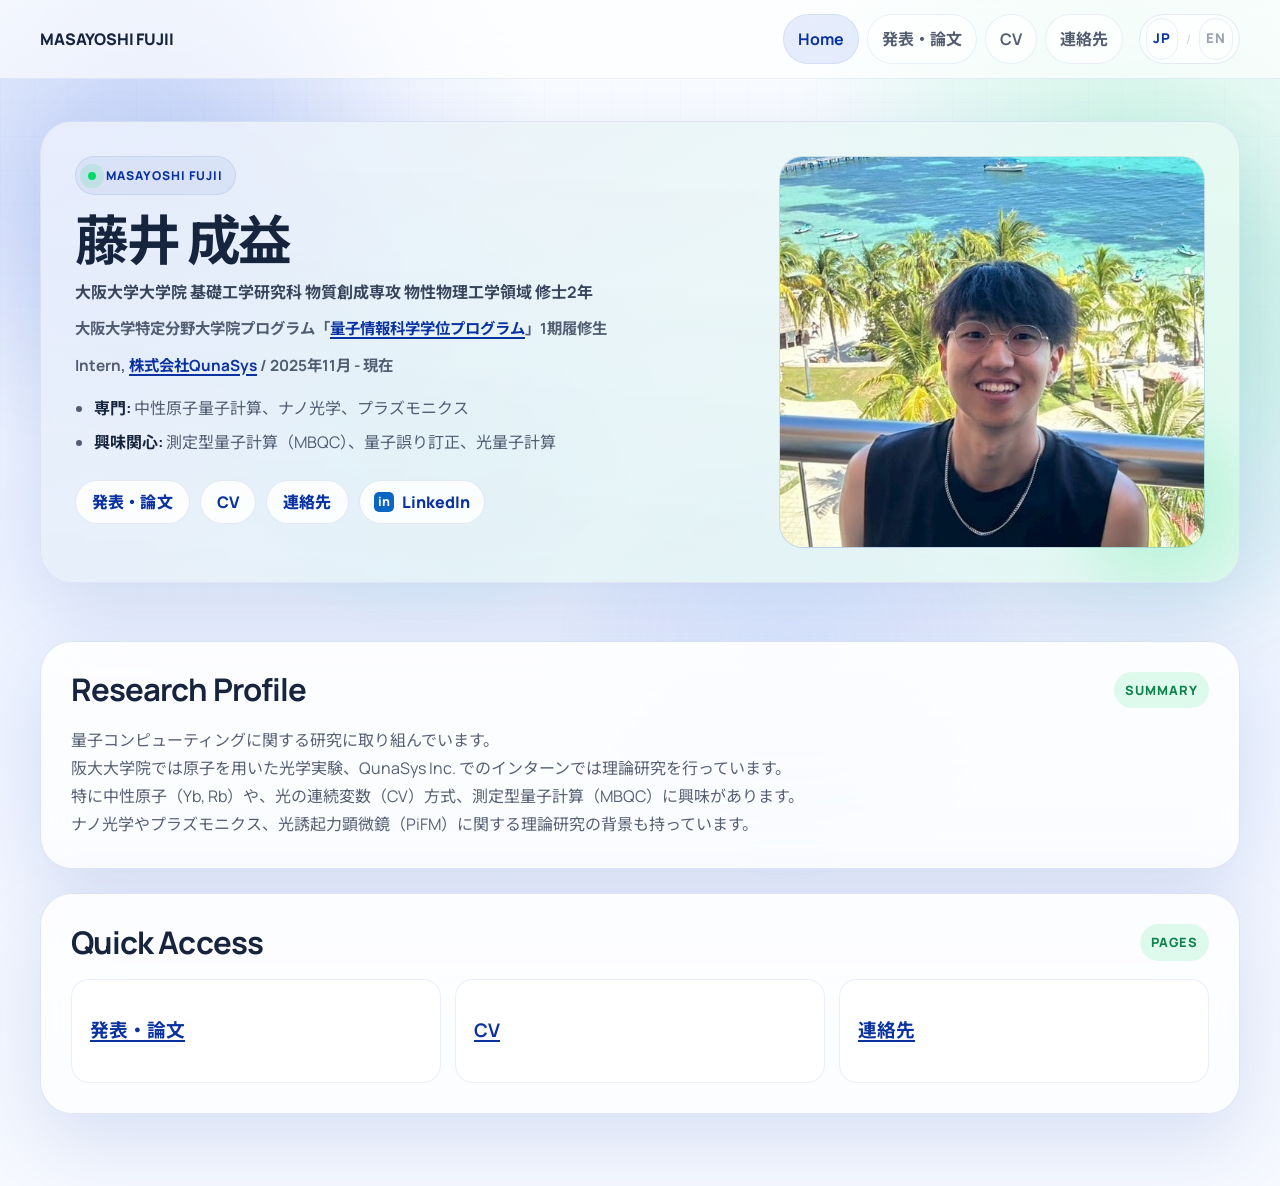
<file: index.html>
<!DOCTYPE html>
<html lang="ja">
<head>
  <meta charset="UTF-8">
  <meta name="viewport" content="width=device-width, initial-scale=1.0">
  <title>藤井成益 | 量子コンピューティング研究 / UOsaka</title>
  <meta name="description" content="藤井成益の個人サイト。UOsakaで量子コンピューティングを研究し、中性原子量子計算、量子誤り訂正、MBQC、光量子計算、ナノ光学に関する情報を掲載。">
  <link rel="stylesheet" href="./sample-theme.css">
</head>
<body>
  <div class="bg-grid"></div>
  <div class="bg-noise"></div>
  <div class="bg-orbit"></div>
  <div class="topbar">
    <div class="wrap topbar-inner">
      <a class="brand" href="./index.html">MASAYOSHI FUJII</a>
      <nav class="nav">
        <a class="active" href="./index.html">Home</a>
        <a href="./publications.html">発表・論文</a>
        <a href="./cv.html">CV</a>
        <a href="./contact.html">連絡先</a>
        <div class="lang-toggle"><a class="current" href="./index.html">JP</a><span>/</span><a href="./index-en.html">EN</a></div>
      </nav>
    </div>
  </div>
  <header class="hero wrap">
    <section class="glass hero-card profile-hero-card">
      <div class="hero-grid profile-hero">
        <div>
          <div class="eyebrow">Masayoshi Fujii</div>
          <h1 class="nowrap-title">藤井 成益</h1>
          <p class="subhead">大阪大学大学院 基礎工学研究科 物質創成専攻 物性物理工学領域 修士2年</p>
          <p class="hero-note">大阪大学特定分野大学院プログラム「<a href="https://qis.itgp.osaka-u.ac.jp/">量子情報科学学位プログラム</a>」1期履修生</p>
          <p class="hero-note">Intern, <a href="https://qunasys.com/en/">株式会社QunaSys</a> / 2025年11月 - 現在</p>
          <ul class="hero-keywords">
            <li><strong>専門:</strong> 中性原子量子計算、ナノ光学、プラズモニクス</li>
            <li><strong>興味関心:</strong> 測定型量子計算（MBQC）、量子誤り訂正、光量子計算</li>
          </ul>
          <div class="hero-actions">
            <a class="button" href="./publications.html">発表・論文</a>
            <a class="button" href="./cv.html">CV</a>
            <a class="button" href="./contact.html">連絡先</a>
            <a class="icon-button linkedin-button" href="https://www.linkedin.com/in/masayoshi-fujii-son/" aria-label="LinkedIn">
              <span class="linkedin-badge" aria-hidden="true">in</span>
              <span>LinkedIn</span>
            </a>
          </div>
        </div>
        <div class="profile-photo-frame">
          <img src="./masayoshi-fujii_selfie.jpg" alt="藤井成益のプロフィール画像">
        </div>
      </div>
    </section>
  </header>
  <main class="wrap">
    <section class="glass section">
      <div class="section-inner">
        <div class="section-head">
          <h2>Research Profile</h2>
          <span class="tag">Summary</span>
        </div>
        <p class="hero-text">量子コンピューティングに関する研究に取り組んでいます。<br>阪大大学院では原子を用いた光学実験、QunaSys Inc. でのインターンでは理論研究を行っています。<br>特に中性原子（Yb, Rb）や、光の連続変数（CV）方式、測定型量子計算（MBQC）に興味があります。<br>ナノ光学やプラズモニクス、光誘起力顕微鏡（PiFM）に関する理論研究の背景も持っています。</p>
      </div>
    </section>
    <section class="glass section">
      <div class="section-inner">
        <div class="section-head">
          <h2>Quick Access</h2>
          <span class="tag">Pages</span>
        </div>
        <div class="cards-3">
          <div class="mini-card">
            <h3><a href="./publications.html">発表・論文</a></h3>
          </div>
          <div class="mini-card">
            <h3><a href="./cv.html">CV</a></h3>
          </div>
          <div class="mini-card">
            <h3><a href="./contact.html">連絡先</a></h3>
          </div>
        </div>
      </div>
    </section>
  </main>
  <script src="./sample-motion.js"></script>
</body>
</html>
</file>
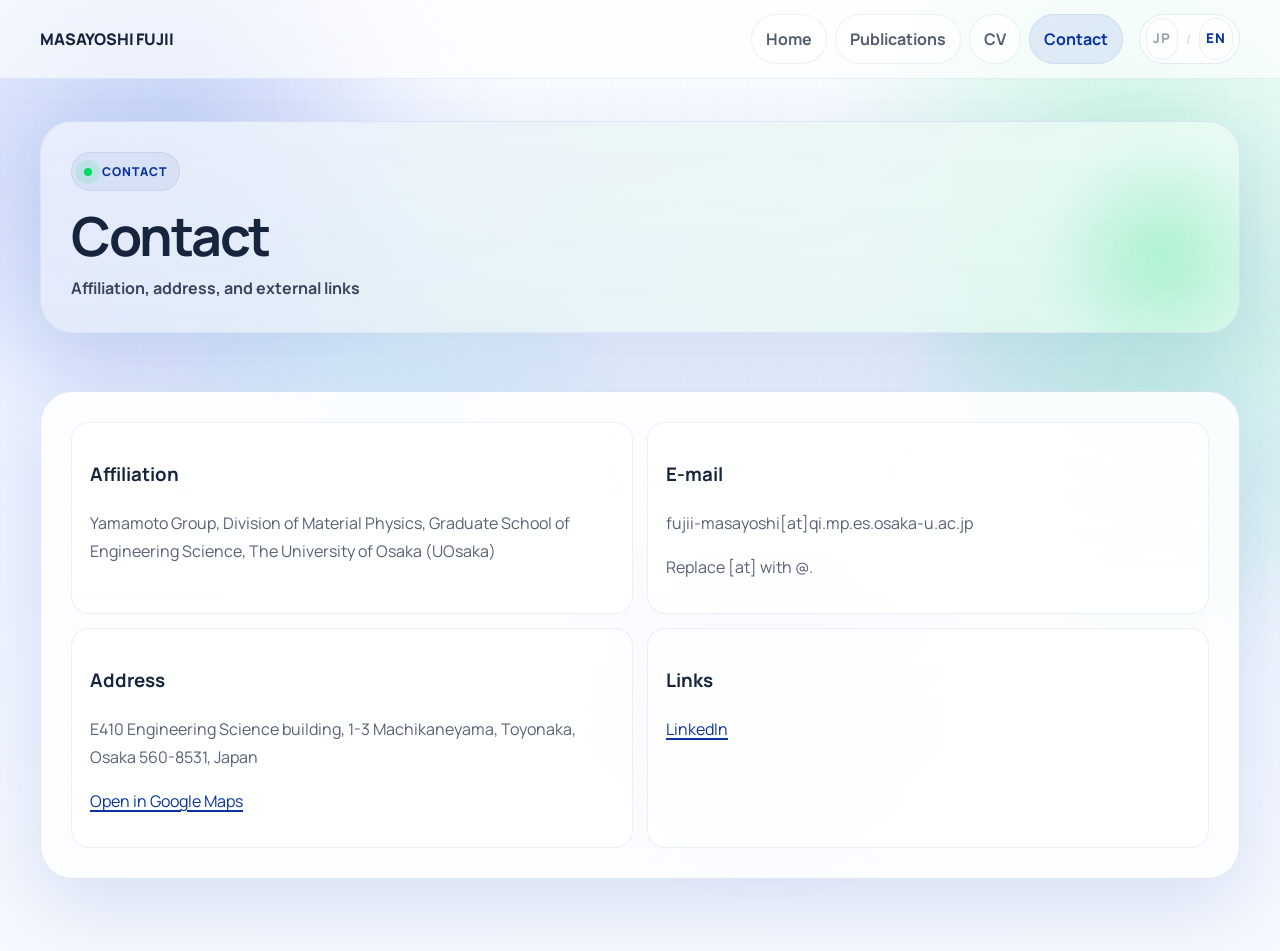
<file: contact-en.html>
<!DOCTYPE html>
<html lang="en">
<head>
  <meta charset="UTF-8">
  <meta name="viewport" content="width=device-width, initial-scale=1.0">
  <title>Masayoshi Fujii | Contact and Affiliation</title>
  <meta name="description" content="Contact page for Masayoshi Fujii, including affiliation at UOsaka, email address, location, Google Maps link, and LinkedIn profile.">
  <link rel="stylesheet" href="./sample-theme.css">
</head>
<body>
  <div class="bg-grid"></div><div class="bg-noise"></div><div class="bg-orbit"></div>
  <div class="topbar"><div class="wrap topbar-inner">
    <a class="brand" href="./index-en.html">MASAYOSHI FUJII</a>
    <nav class="nav">
      <a href="./index-en.html">Home</a>
      <a href="./publications-en.html">Publications</a>
      <a href="./cv-en.html">CV</a>
      <a class="active" href="./contact-en.html">Contact</a>
      <div class="lang-toggle"><a href="./contact.html">JP</a><span>/</span><a class="current" href="./contact-en.html">EN</a></div>
    </nav>
  </div></div>
  <header class="hero wrap"><section class="glass hero-card"><div class="eyebrow">Contact</div><h1>Contact</h1><p class="subhead">Affiliation, address, and external links</p></section></header>
  <main class="wrap">
    <section class="glass section">
      <div class="section-inner">
        <div class="cards-2">
          <div class="content-card">
            <h3>Affiliation</h3>
            <p>Yamamoto Group, Division of Material Physics, Graduate School of Engineering Science, The University of Osaka (UOsaka)</p>
          </div>
          <div class="content-card">
            <h3>E-mail</h3>
            <p>fujii-masayoshi[at]qi.mp.es.osaka-u.ac.jp</p>
            <p class="note">Replace [at] with @.</p>
          </div>
          <div class="content-card">
            <h3>Address</h3>
            <p>E410 Engineering Science building, 1-3 Machikaneyama, Toyonaka, Osaka 560-8531, Japan</p>
            <p><a href="https://www.google.com/maps/search/?api=1&query=1-3+Machikaneyama,+Toyonaka,+Osaka+560-8531">Open in Google Maps</a></p>
          </div>
          <div class="content-card">
            <h3>Links</h3>
            <p><a href="https://www.linkedin.com/in/masayoshi-fujii-son/">LinkedIn</a></p>
          </div>
        </div>
      </div>
    </section>
  </main>
  <script src="./sample-motion.js"></script>
</body>
</html>
</file>
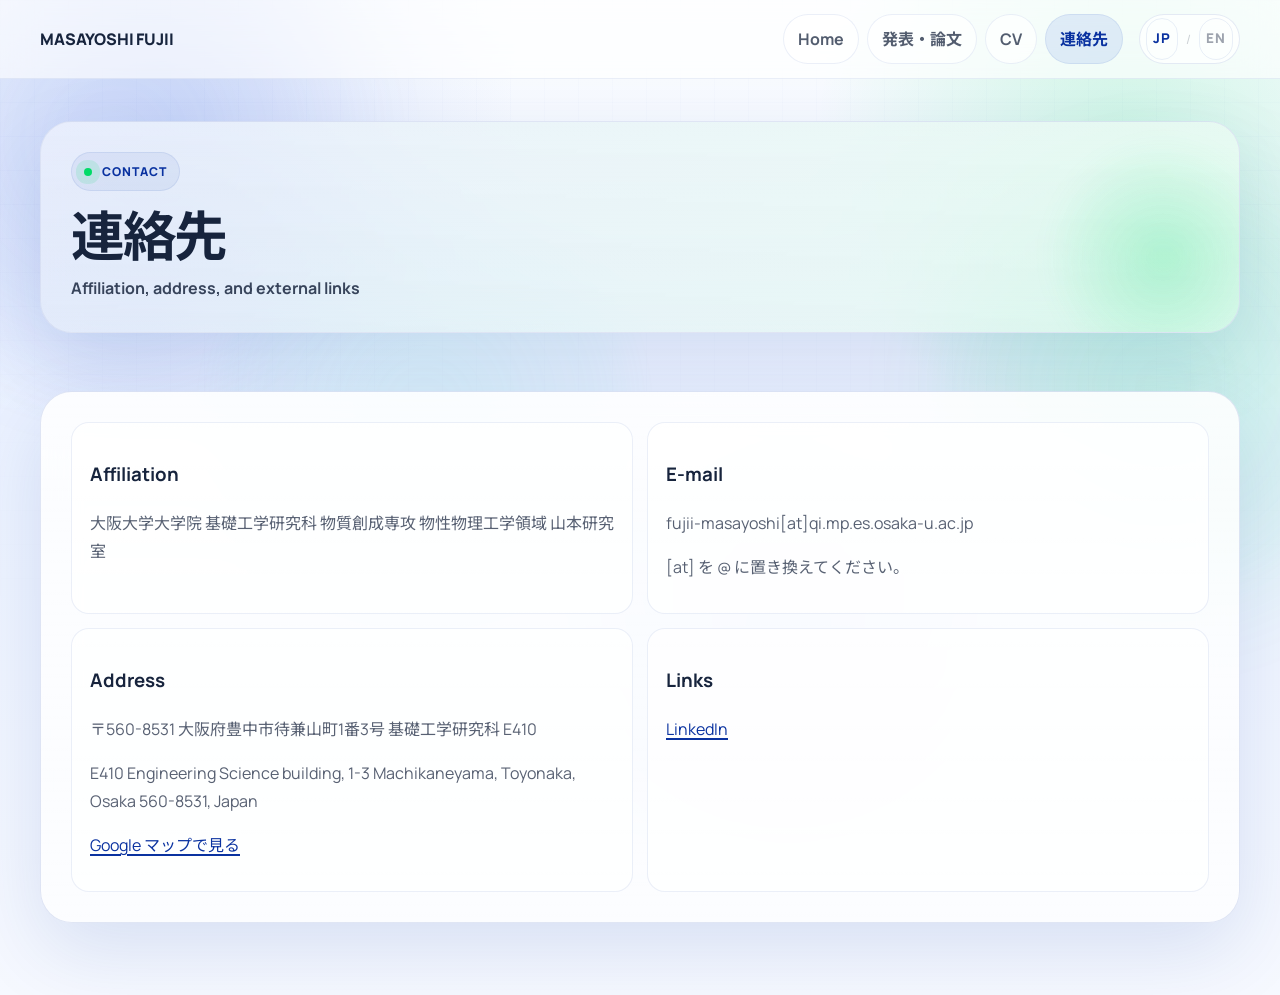
<file: contact.html>
<!DOCTYPE html>
<html lang="ja">
<head>
  <meta charset="UTF-8">
  <meta name="viewport" content="width=device-width, initial-scale=1.0">
  <title>藤井成益 | 連絡先・所属</title>
  <meta name="description" content="藤井成益の連絡先ページ。UOsakaでの所属、メールアドレス、住所、Google マップ、LinkedIn へのリンクを掲載。">
  <link rel="stylesheet" href="./sample-theme.css">
</head>
<body>
  <div class="bg-grid"></div><div class="bg-noise"></div><div class="bg-orbit"></div>
  <div class="topbar"><div class="wrap topbar-inner">
    <a class="brand" href="./index.html">MASAYOSHI FUJII</a>
    <nav class="nav">
      <a href="./index.html">Home</a>
      <a href="./publications.html">発表・論文</a>
      <a href="./cv.html">CV</a>
      <a class="active" href="./contact.html">連絡先</a>
      <div class="lang-toggle"><a class="current" href="./contact.html">JP</a><span>/</span><a href="./contact-en.html">EN</a></div>
    </nav>
  </div></div>
  <header class="hero wrap"><section class="glass hero-card"><div class="eyebrow">Contact</div><h1>連絡先</h1><p class="subhead">Affiliation, address, and external links</p></section></header>
  <main class="wrap">
    <section class="glass section">
      <div class="section-inner">
        <div class="cards-2">
          <div class="content-card">
            <h3>Affiliation</h3>
            <p>大阪大学大学院 基礎工学研究科 物質創成専攻 物性物理工学領域 山本研究室</p>
          </div>
          <div class="content-card">
            <h3>E-mail</h3>
            <p>fujii-masayoshi[at]qi.mp.es.osaka-u.ac.jp</p>
            <p class="note">[at] を @ に置き換えてください。</p>
          </div>
          <div class="content-card">
            <h3>Address</h3>
            <p>〒560-8531 大阪府豊中市待兼山町1番3号 基礎工学研究科 E410</p>
            <p>E410 Engineering Science building, 1-3 Machikaneyama, Toyonaka, Osaka 560-8531, Japan</p>
            <p><a href="https://www.google.com/maps/search/?api=1&query=1-3+Machikaneyama,+Toyonaka,+Osaka+560-8531">Google マップで見る</a></p>
          </div>
          <div class="content-card">
            <h3>Links</h3>
            <p><a href="https://www.linkedin.com/in/masayoshi-fujii-son/">LinkedIn</a></p>
          </div>
        </div>
      </div>
    </section>
  </main>
  <script src="./sample-motion.js"></script>
</body>
</html>
</file>
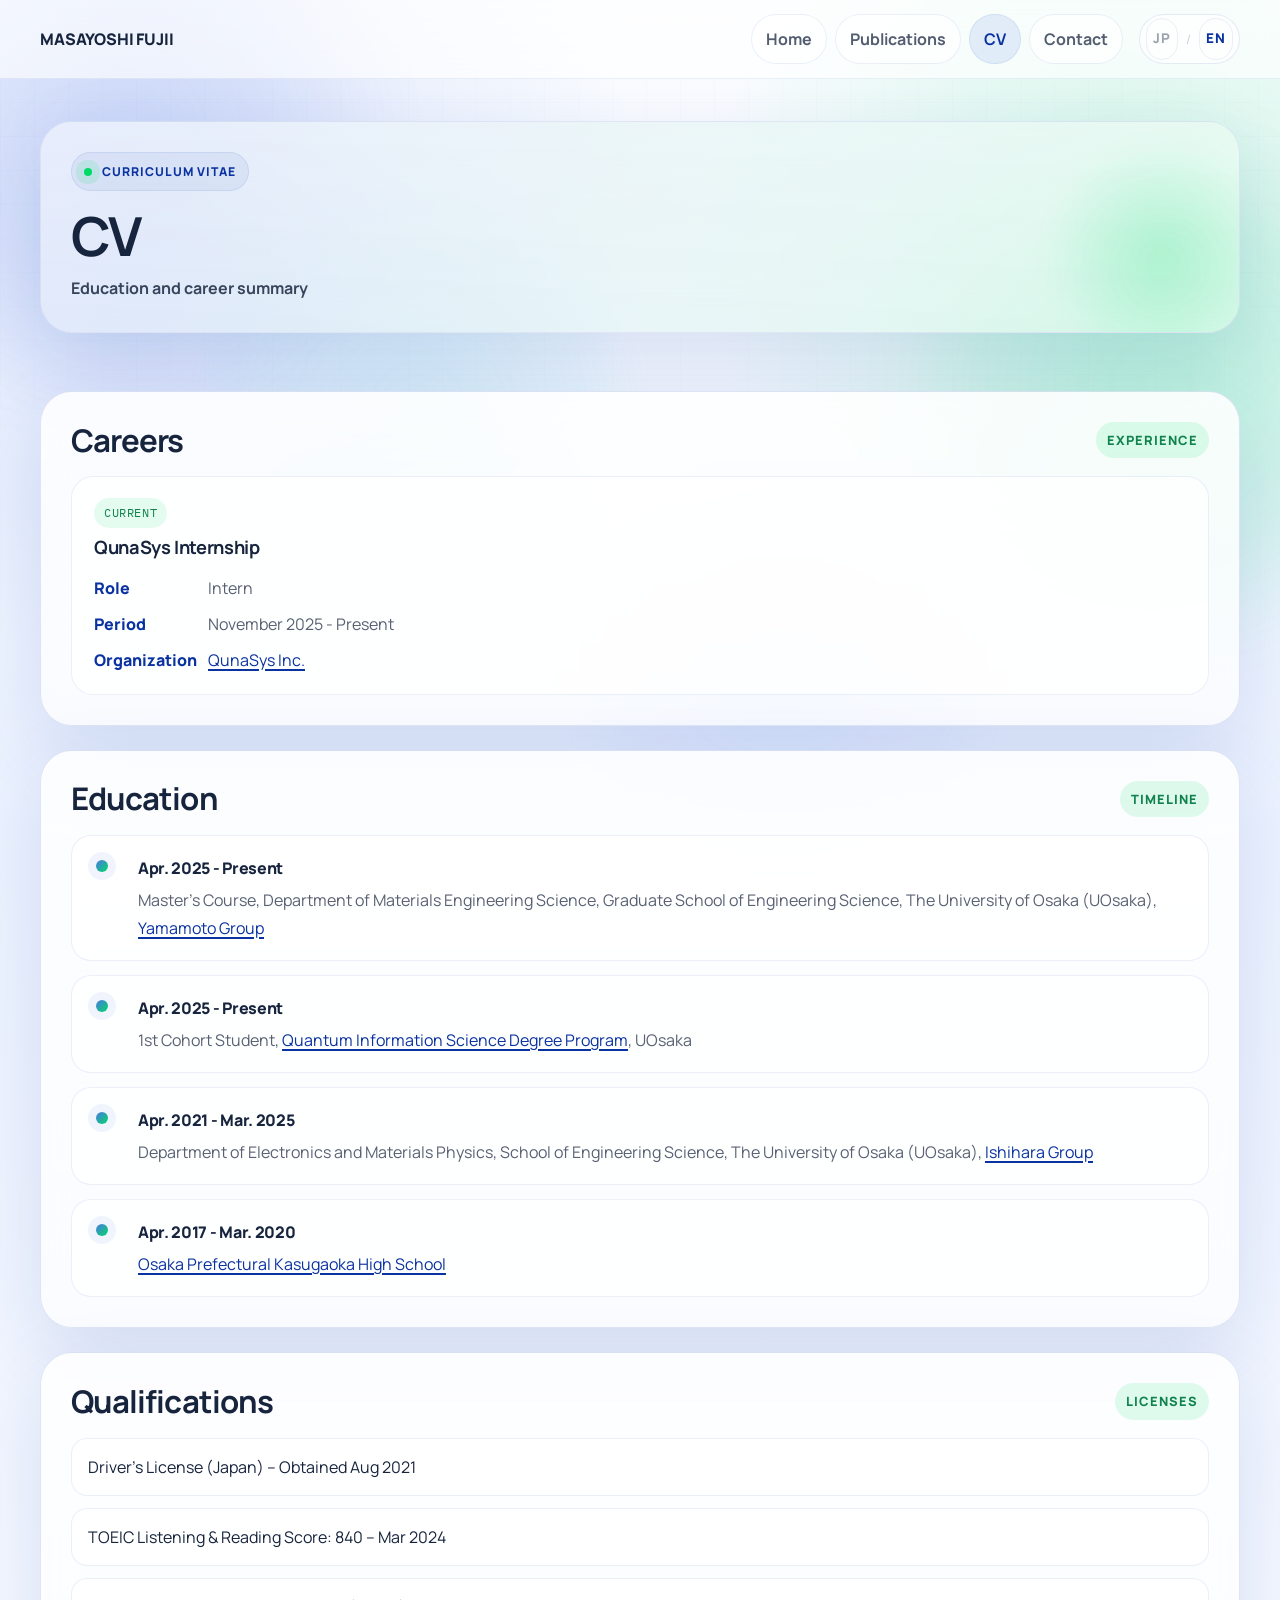
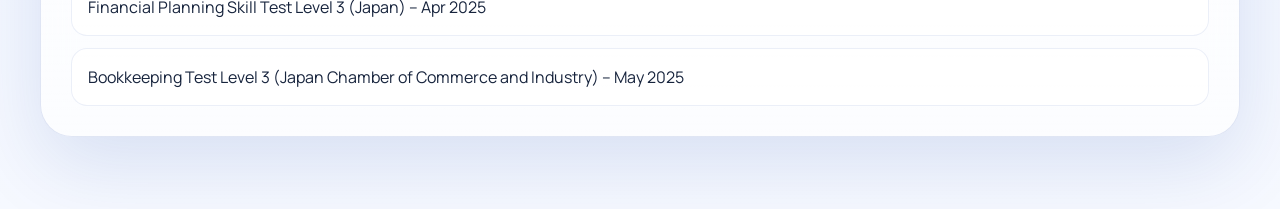
<file: cv-en.html>
<!DOCTYPE html>
<html lang="en">
<head>
  <meta charset="UTF-8">
  <meta name="viewport" content="width=device-width, initial-scale=1.0">
  <title>Masayoshi Fujii | CV, Education, and Qualifications</title>
  <meta name="description" content="CV of Masayoshi Fujii, including education at UOsaka, the Quantum Information Science Degree Program, internship experience at QunaSys, and qualifications.">
  <link rel="stylesheet" href="./sample-theme.css">
</head>
<body>
  <div class="bg-grid"></div><div class="bg-noise"></div><div class="bg-orbit"></div>
  <div class="topbar"><div class="wrap topbar-inner">
    <a class="brand" href="./index-en.html">MASAYOSHI FUJII</a>
    <nav class="nav">
      <a href="./index-en.html">Home</a>
      <a href="./publications-en.html">Publications</a>
      <a class="active" href="./cv-en.html">CV</a>
      <a href="./contact-en.html">Contact</a>
      <div class="lang-toggle"><a href="./cv.html">JP</a><span>/</span><a class="current" href="./cv-en.html">EN</a></div>
    </nav>
  </div></div>
  <header class="hero wrap"><section class="glass hero-card"><div class="eyebrow">Curriculum Vitae</div><h1>CV</h1><p class="subhead">Education and career summary</p></section></header>
  <main class="wrap">
    <section class="glass section">
      <div class="section-inner">
        <div class="section-head"><h2>Careers</h2><span class="tag">Experience</span></div>
        <div class="publication-list">
          <article class="publication-card"><div class="pub-meta">Current</div><h3>QunaSys Internship</h3><dl class="publication-grid"><dt>Role</dt><dd>Intern</dd><dt>Period</dt><dd>November 2025 - Present</dd><dt>Organization</dt><dd><a href="https://qunasys.com/en/">QunaSys Inc.</a></dd></dl></article>
        </div>
      </div>
    </section>
    <section class="glass section">
      <div class="section-inner">
        <div class="section-head"><h2>Education</h2><span class="tag">Timeline</span></div>
        <div class="timeline">
          <div class="timeline-item"><strong>Apr. 2025 - Present</strong><span>Master's Course, Department of Materials Engineering Science, Graduate School of Engineering Science, The University of Osaka (UOsaka), <a href="http://qi.mp.es.osaka-u.ac.jp/main/">Yamamoto Group</a></span></div>
          <div class="timeline-item"><strong>Apr. 2025 - Present</strong><span>1st Cohort Student, <a href="https://qis.itgp.osaka-u.ac.jp/">Quantum Information Science Degree Program</a>, UOsaka</span></div>
          <div class="timeline-item"><strong>Apr. 2021 - Mar. 2025</strong><span>Department of Electronics and Materials Physics, School of Engineering Science, The University of Osaka (UOsaka), <a href="http://www.ishi-lab.mp.es.osaka-u.ac.jp/">Ishihara Group</a></span></div>
          <div class="timeline-item"><strong>Apr. 2017 - Mar. 2020</strong><span><a href="https://www2.osaka-c.ed.jp/kasugaoka/english/">Osaka Prefectural Kasugaoka High School</a></span></div>
        </div>
      </div>
    </section>
    <section class="glass section">
      <div class="section-inner">
        <div class="section-head"><h2>Qualifications</h2><span class="tag">Licenses</span></div>
        <ul class="list-plain">
          <li>Driver’s License (Japan) – Obtained Aug 2021</li>
          <li>TOEIC Listening &amp; Reading Score: 840 – Mar 2024</li>
          <li>Financial Planning Skill Test Level 3 (Japan) – Apr 2025</li>
          <li>Bookkeeping Test Level 3 (Japan Chamber of Commerce and Industry) – May 2025</li>
        </ul>
      </div>
    </section>
  </main>
  <script src="./sample-motion.js"></script>
</body>
</html>
</file>
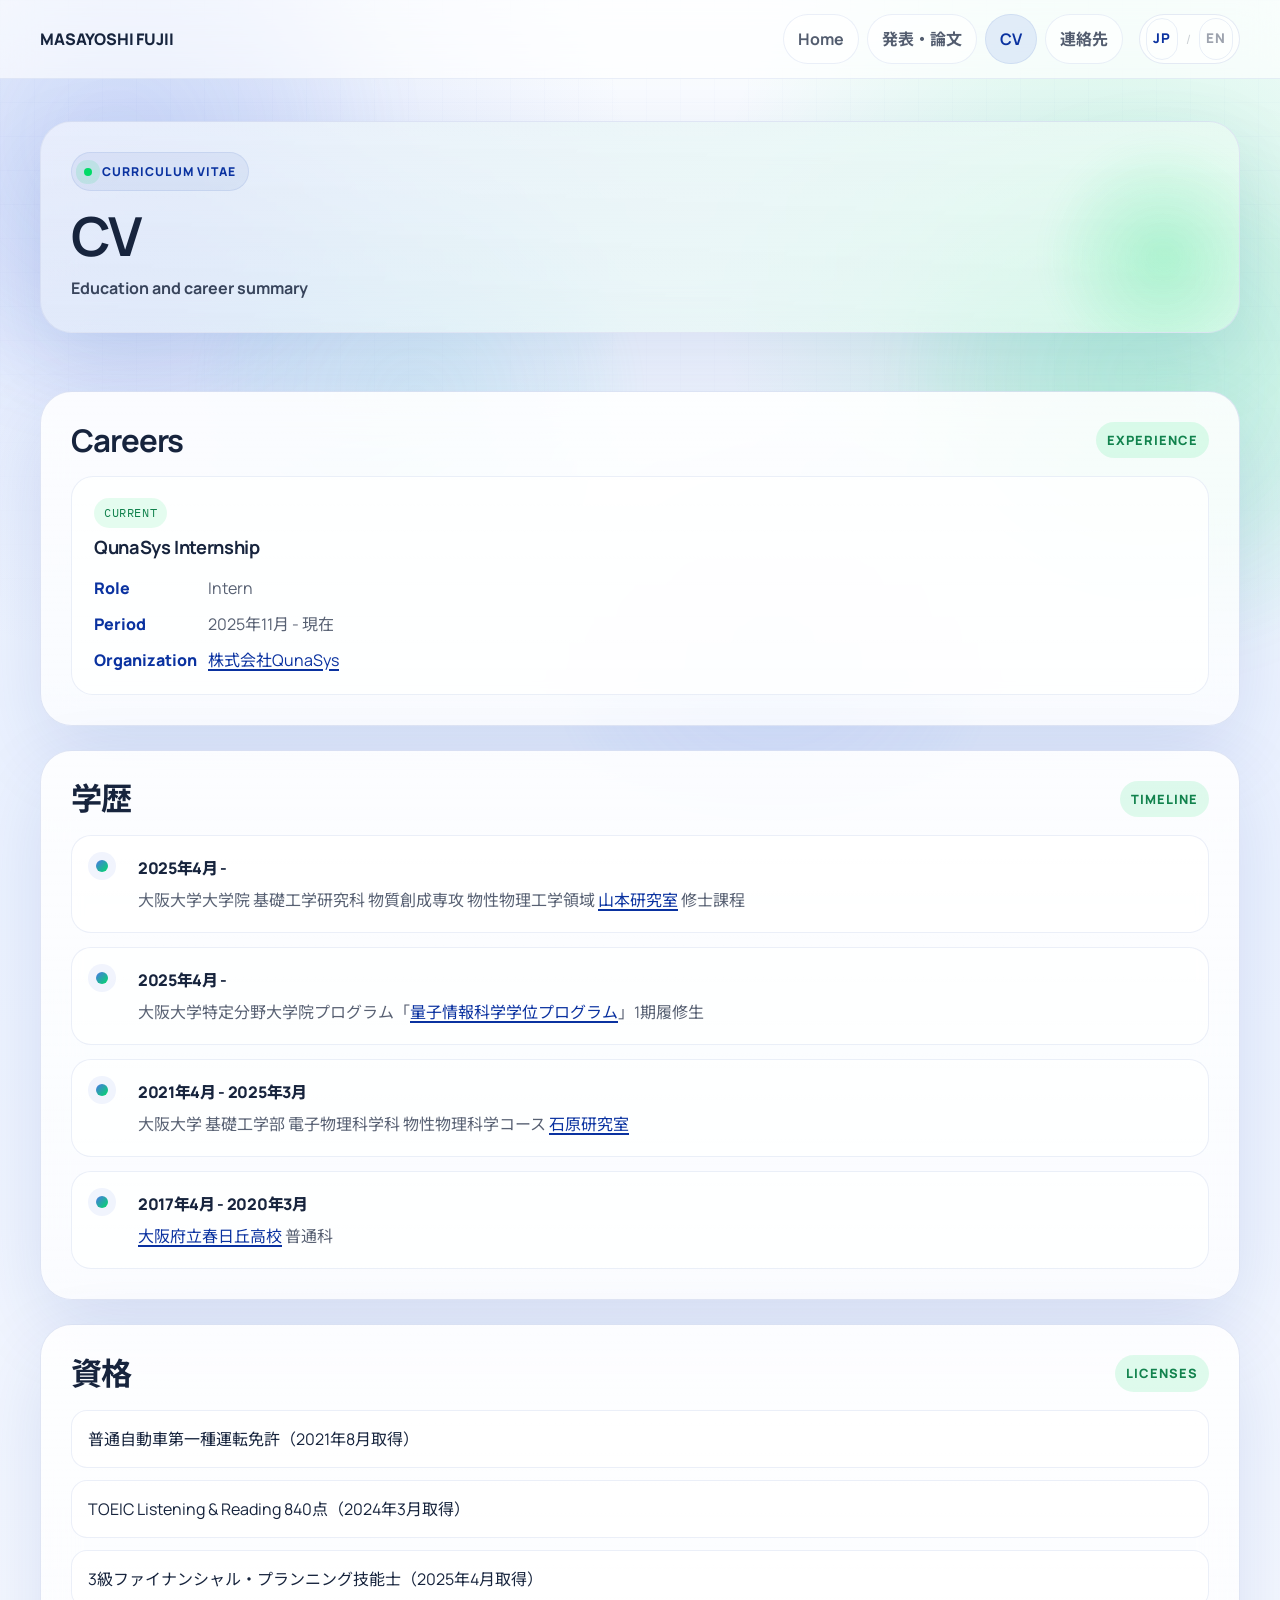
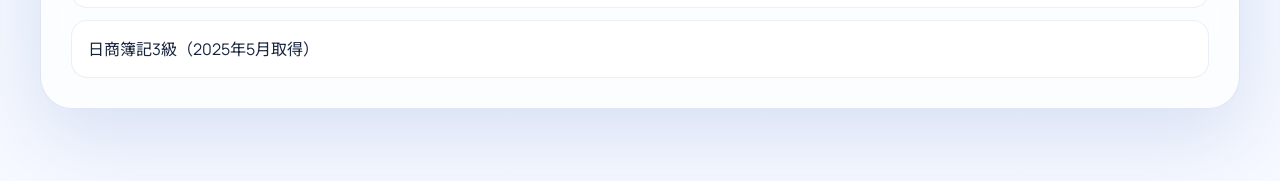
<file: cv.html>
<!DOCTYPE html>
<html lang="ja">
<head>
  <meta charset="UTF-8">
  <meta name="viewport" content="width=device-width, initial-scale=1.0">
  <title>藤井成益 | CV・学歴・資格</title>
  <meta name="description" content="藤井成益の CV。UOsakaでの学歴、量子情報科学学位プログラム、QunaSysでのインターン、資格情報を掲載。">
  <link rel="stylesheet" href="./sample-theme.css">
</head>
<body>
  <div class="bg-grid"></div><div class="bg-noise"></div><div class="bg-orbit"></div>
  <div class="topbar"><div class="wrap topbar-inner">
    <a class="brand" href="./index.html">MASAYOSHI FUJII</a>
    <nav class="nav">
      <a href="./index.html">Home</a>
      <a href="./publications.html">発表・論文</a>
      <a class="active" href="./cv.html">CV</a>
      <a href="./contact.html">連絡先</a>
      <div class="lang-toggle"><a class="current" href="./cv.html">JP</a><span>/</span><a href="./cv-en.html">EN</a></div>
    </nav>
  </div></div>
  <header class="hero wrap"><section class="glass hero-card"><div class="eyebrow">Curriculum Vitae</div><h1>CV</h1><p class="subhead">Education and career summary</p></section></header>
  <main class="wrap">
    <section class="glass section">
      <div class="section-inner">
        <div class="section-head"><h2>Careers</h2><span class="tag">Experience</span></div>
        <div class="publication-list">
          <article class="publication-card"><div class="pub-meta">Current</div><h3>QunaSys Internship</h3><dl class="publication-grid"><dt>Role</dt><dd>Intern</dd><dt>Period</dt><dd>2025年11月 - 現在</dd><dt>Organization</dt><dd><a href="https://qunasys.com/en/">株式会社QunaSys</a></dd></dl></article>
        </div>
      </div>
    </section>
    <section class="glass section">
      <div class="section-inner">
        <div class="section-head"><h2>学歴</h2><span class="tag">Timeline</span></div>
        <div class="timeline">
          <div class="timeline-item"><strong>2025年4月 -</strong><span>大阪大学大学院 基礎工学研究科 物質創成専攻 物性物理工学領域 <a href="http://qi.mp.es.osaka-u.ac.jp/main/">山本研究室</a> 修士課程</span></div>
          <div class="timeline-item"><strong>2025年4月 -</strong><span>大阪大学特定分野大学院プログラム「<a href="https://qis.itgp.osaka-u.ac.jp/">量子情報科学学位プログラム</a>」1期履修生</span></div>
          <div class="timeline-item"><strong>2021年4月 - 2025年3月</strong><span>大阪大学 基礎工学部 電子物理科学科 物性物理科学コース <a href="http://www.ishi-lab.mp.es.osaka-u.ac.jp/">石原研究室</a></span></div>
          <div class="timeline-item"><strong>2017年4月 - 2020年3月</strong><span><a href="https://www2.osaka-c.ed.jp/kasugaoka/">大阪府立春日丘高校</a> 普通科</span></div>
        </div>
      </div>
    </section>
    <section class="glass section">
      <div class="section-inner">
        <div class="section-head"><h2>資格</h2><span class="tag">Licenses</span></div>
        <ul class="list-plain">
          <li>普通自動車第一種運転免許（2021年8月取得）</li>
          <li>TOEIC Listening &amp; Reading 840点（2024年3月取得）</li>
          <li>3級ファイナンシャル・プランニング技能士（2025年4月取得）</li>
          <li>日商簿記3級（2025年5月取得）</li>
        </ul>
      </div>
    </section>
  </main>
  <script src="./sample-motion.js"></script>
</body>
</html>
</file>
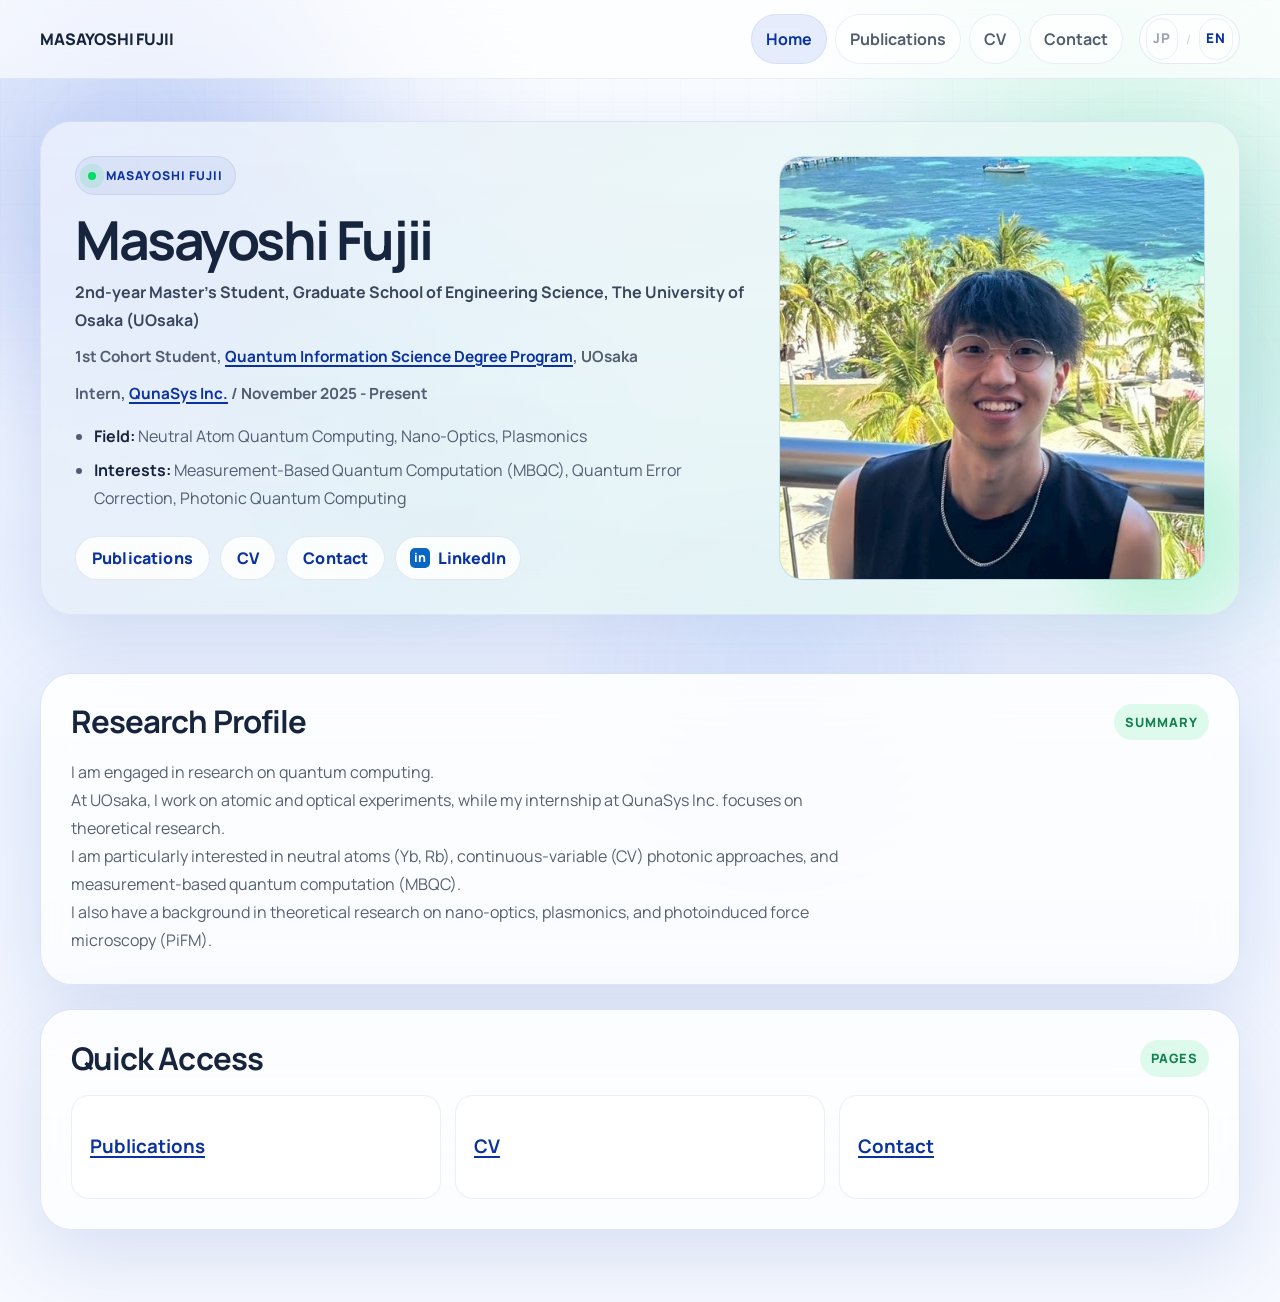
<file: index-en.html>
<!DOCTYPE html>
<html lang="en">
<head>
  <meta charset="UTF-8">
  <meta name="viewport" content="width=device-width, initial-scale=1.0">
  <title>Masayoshi Fujii | Quantum Computing Research at UOsaka</title>
  <meta name="description" content="Personal website of Masayoshi Fujii, a master's student at UOsaka working on quantum computing, neutral-atom platforms, MBQC, quantum error correction, photonic quantum computing, and nano-optics.">
  <link rel="stylesheet" href="./sample-theme.css">
</head>
<body>
  <div class="bg-grid"></div>
  <div class="bg-noise"></div>
  <div class="bg-orbit"></div>
  <div class="topbar">
    <div class="wrap topbar-inner">
      <a class="brand" href="./index-en.html">MASAYOSHI FUJII</a>
      <nav class="nav">
        <a class="active" href="./index-en.html">Home</a>
        <a href="./publications-en.html">Publications</a>
        <a href="./cv-en.html">CV</a>
        <a href="./contact-en.html">Contact</a>
        <div class="lang-toggle"><a href="./index.html">JP</a><span>/</span><a class="current" href="./index-en.html">EN</a></div>
      </nav>
    </div>
  </div>
  <header class="hero wrap">
    <section class="glass hero-card profile-hero-card">
      <div class="hero-grid profile-hero">
        <div>
          <div class="eyebrow">Masayoshi Fujii</div>
          <h1 class="nowrap-title">Masayoshi Fujii</h1>
          <p class="subhead">2nd-year Master's Student, Graduate School of Engineering Science, The University of Osaka (UOsaka)</p>
          <p class="hero-note">1st Cohort Student, <a href="https://qis.itgp.osaka-u.ac.jp/">Quantum Information Science Degree Program</a>, UOsaka</p>
          <p class="hero-note">Intern, <a href="https://qunasys.com/en/">QunaSys Inc.</a> / November 2025 - Present</p>
          <ul class="hero-keywords">
            <li><strong>Field:</strong> Neutral Atom Quantum Computing, Nano-Optics, Plasmonics</li>
            <li><strong>Interests:</strong> Measurement-Based Quantum Computation (MBQC), Quantum Error Correction, Photonic Quantum Computing</li>
          </ul>
          <div class="hero-actions">
            <a class="button" href="./publications-en.html">Publications</a>
            <a class="button" href="./cv-en.html">CV</a>
            <a class="button" href="./contact-en.html">Contact</a>
            <a class="icon-button linkedin-button" href="https://www.linkedin.com/in/masayoshi-fujii-son/" aria-label="LinkedIn">
              <span class="linkedin-badge" aria-hidden="true">in</span>
              <span>LinkedIn</span>
            </a>
          </div>
        </div>
        <div class="profile-photo-frame">
          <img src="./masayoshi-fujii_selfie.jpg" alt="Profile photo of Masayoshi Fujii">
        </div>
      </div>
    </section>
  </header>
  <main class="wrap">
    <section class="glass section">
      <div class="section-inner">
        <div class="section-head">
          <h2>Research Profile</h2>
          <span class="tag">Summary</span>
        </div>
        <p class="hero-text">I am engaged in research on quantum computing.<br>At UOsaka, I work on atomic and optical experiments, while my internship at QunaSys Inc. focuses on theoretical research.<br>I am particularly interested in neutral atoms (Yb, Rb), continuous-variable (CV) photonic approaches, and measurement-based quantum computation (MBQC).<br>I also have a background in theoretical research on nano-optics, plasmonics, and photoinduced force microscopy (PiFM).</p>
      </div>
    </section>
    <section class="glass section">
      <div class="section-inner">
        <div class="section-head">
          <h2>Quick Access</h2>
          <span class="tag">Pages</span>
        </div>
        <div class="cards-3">
          <div class="mini-card">
            <h3><a href="./publications-en.html">Publications</a></h3>
          </div>
          <div class="mini-card">
            <h3><a href="./cv-en.html">CV</a></h3>
          </div>
          <div class="mini-card">
            <h3><a href="./contact-en.html">Contact</a></h3>
          </div>
        </div>
      </div>
    </section>
  </main>
  <script src="./sample-motion.js"></script>
</body>
</html>
</file>
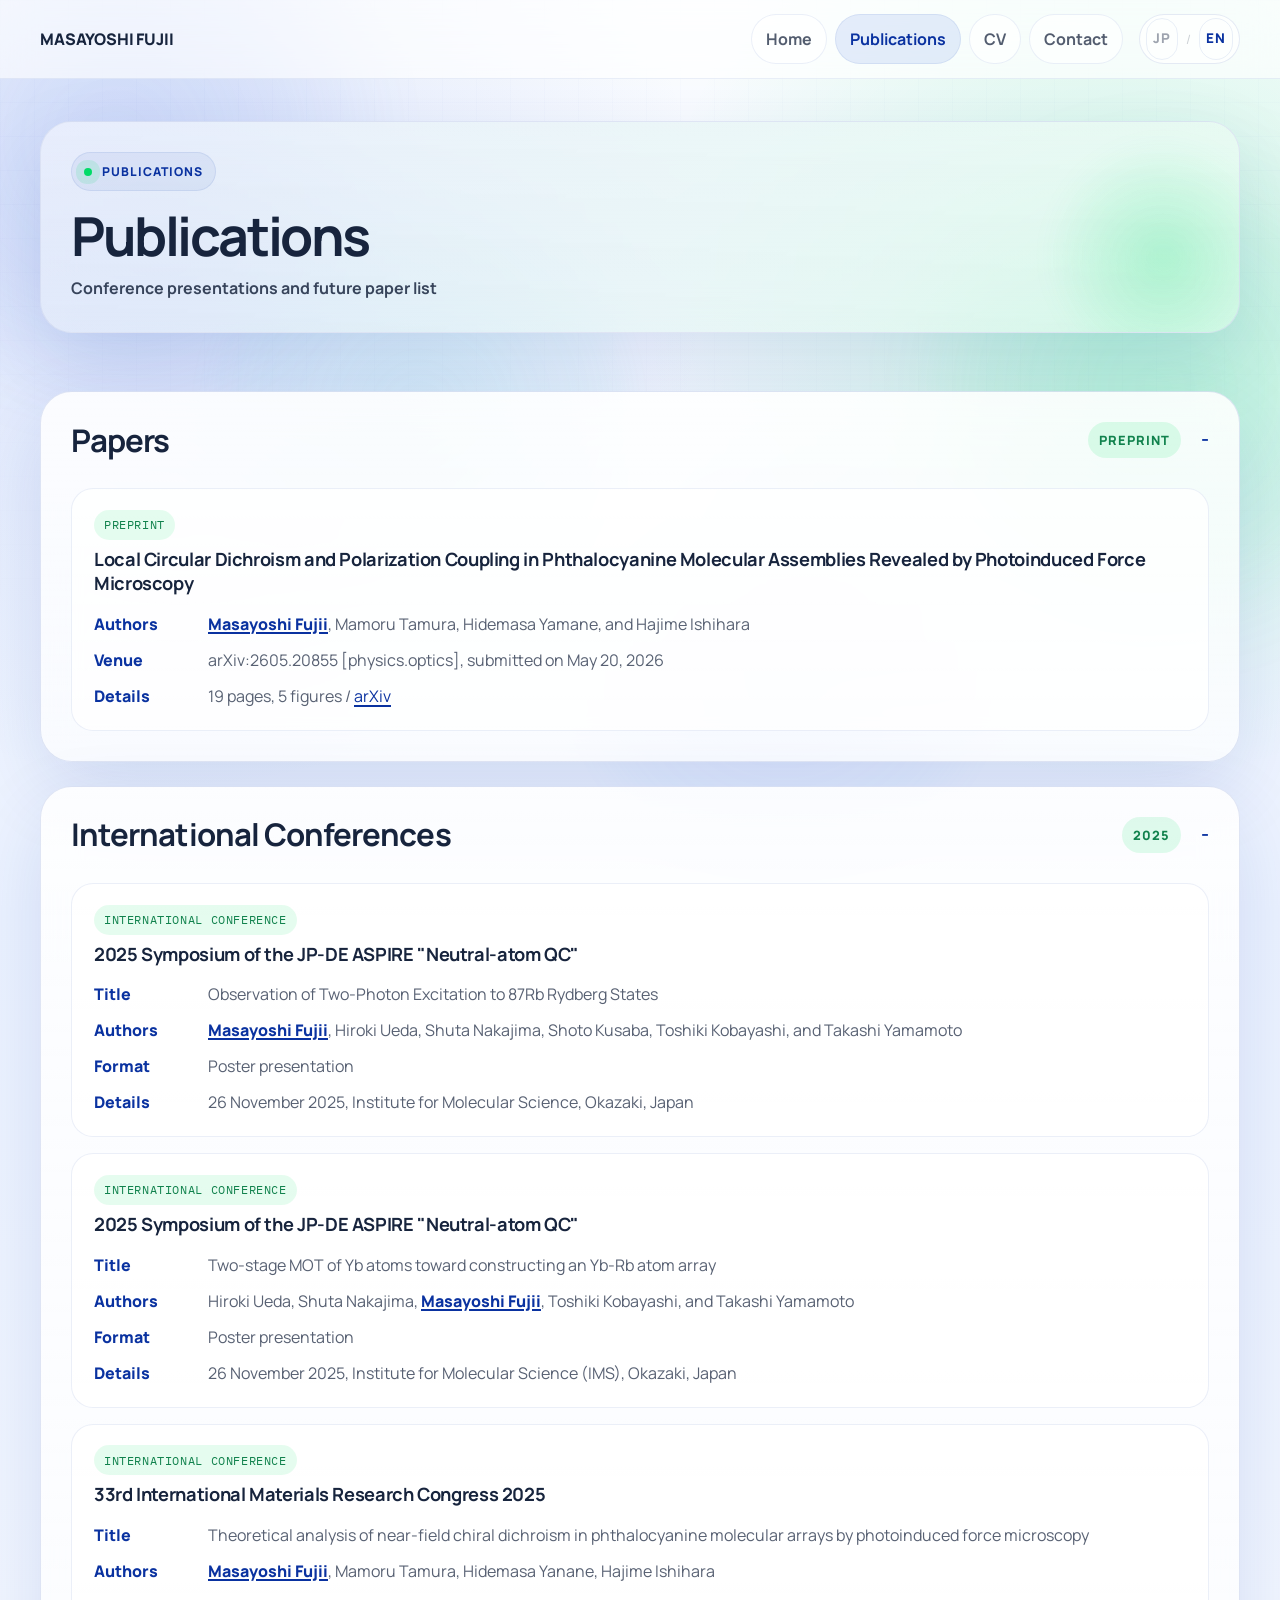
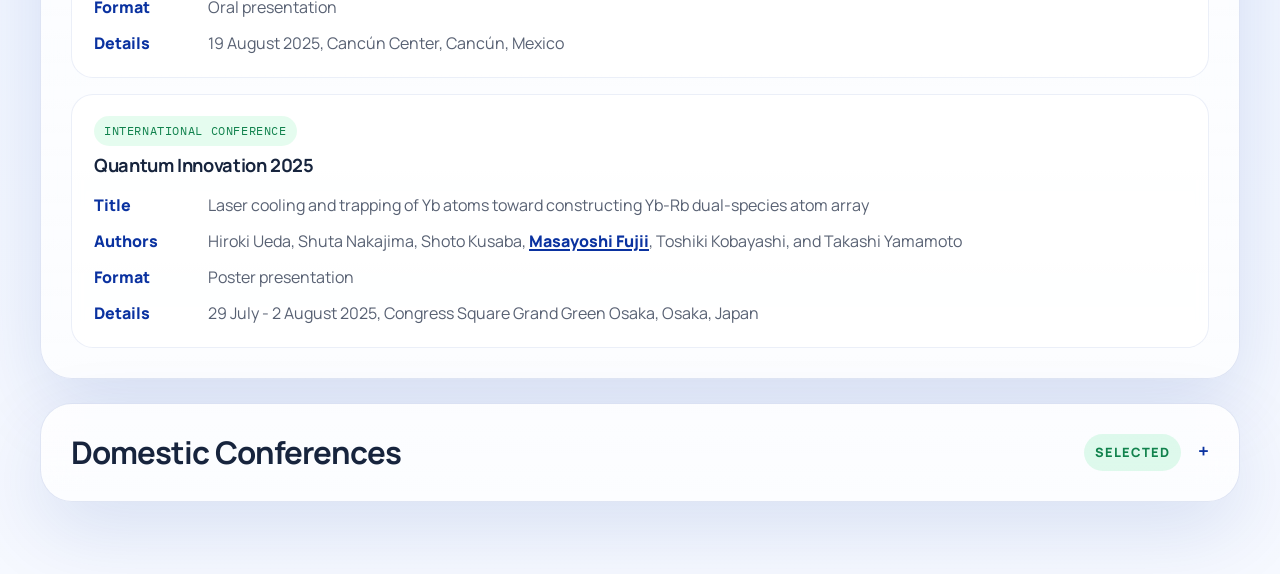
<file: publications-en.html>
<!DOCTYPE html>
<html lang="en">
<head>
  <meta charset="UTF-8">
  <meta name="viewport" content="width=device-width, initial-scale=1.0">
  <title>Masayoshi Fujii | Publications and Presentations</title>
  <meta name="description" content="Publications and conference presentations by Masayoshi Fujii, including international conferences, domestic conferences, and future papers or preprints.">
  <link rel="stylesheet" href="./sample-theme.css">
</head>
<body>
  <div class="bg-grid"></div><div class="bg-noise"></div><div class="bg-orbit"></div>
  <div class="topbar"><div class="wrap topbar-inner">
    <a class="brand" href="./index-en.html">MASAYOSHI FUJII</a>
    <nav class="nav">
      <a href="./index-en.html">Home</a>
      <a class="active" href="./publications-en.html">Publications</a>
      <a href="./cv-en.html">CV</a>
      <a href="./contact-en.html">Contact</a>
      <div class="lang-toggle"><a href="./publications.html">JP</a><span>/</span><a class="current" href="./publications-en.html">EN</a></div>
    </nav>
  </div></div>
  <header class="hero wrap"><section class="glass hero-card"><div class="eyebrow">Publications</div><h1>Publications</h1><p class="subhead">Conference presentations and future paper list</p></section></header>
  <main class="wrap">
    <details class="glass section disclosure" open>
      <summary class="section-inner disclosure-summary"><div class="section-head"><h2>Papers</h2><span class="tag">Preprint</span></div></summary>
      <div class="section-inner disclosure-body">
        <div class="publication-list">
          <article class="publication-card"><div class="pub-meta">Preprint</div><h3>Local Circular Dichroism and Polarization Coupling in Phthalocyanine Molecular Assemblies Revealed by Photoinduced Force Microscopy</h3><dl class="publication-grid"><dt>Authors</dt><dd><span class="author-self">Masayoshi Fujii</span>, Mamoru Tamura, Hidemasa Yamane, and Hajime Ishihara</dd><dt>Venue</dt><dd>arXiv:2605.20855 [physics.optics], submitted on May 20, 2026</dd><dt>Details</dt><dd>19 pages, 5 figures / <a href="https://arxiv.org/abs/2605.20855" target="_blank" rel="noopener">arXiv</a></dd></dl></article>
        </div>
      </div>
    </details>
    <details class="glass section disclosure" open>
      <summary class="section-inner disclosure-summary"><div class="section-head"><h2>International Conferences</h2><span class="tag">2025</span></div></summary>
      <div class="section-inner disclosure-body">
        <div class="publication-list">
          <article class="publication-card"><div class="pub-meta">International Conference</div><h3>2025 Symposium of the JP-DE ASPIRE "Neutral-atom QC"</h3><dl class="publication-grid"><dt>Title</dt><dd>Observation of Two-Photon Excitation to 87Rb Rydberg States</dd><dt>Authors</dt><dd><span class="author-self">Masayoshi Fujii</span>, Hiroki Ueda, Shuta Nakajima, Shoto Kusaba, Toshiki Kobayashi, and Takashi Yamamoto</dd><dt>Format</dt><dd>Poster presentation</dd><dt>Details</dt><dd>26 November 2025, Institute for Molecular Science, Okazaki, Japan</dd></dl></article>
          <article class="publication-card"><div class="pub-meta">International Conference</div><h3>2025 Symposium of the JP-DE ASPIRE "Neutral-atom QC"</h3><dl class="publication-grid"><dt>Title</dt><dd>Two-stage MOT of Yb atoms toward constructing an Yb-Rb atom array</dd><dt>Authors</dt><dd>Hiroki Ueda, Shuta Nakajima, <span class="author-self">Masayoshi Fujii</span>, Toshiki Kobayashi, and Takashi Yamamoto</dd><dt>Format</dt><dd>Poster presentation</dd><dt>Details</dt><dd>26 November 2025, Institute for Molecular Science (IMS), Okazaki, Japan</dd></dl></article>
          <article class="publication-card"><div class="pub-meta">International Conference</div><h3>33rd International Materials Research Congress 2025</h3><dl class="publication-grid"><dt>Title</dt><dd>Theoretical analysis of near-field chiral dichroism in phthalocyanine molecular arrays by photoinduced force microscopy</dd><dt>Authors</dt><dd><span class="author-self">Masayoshi Fujii</span>, Mamoru Tamura, Hidemasa Yanane, Hajime Ishihara</dd><dt>Format</dt><dd>Oral presentation</dd><dt>Details</dt><dd>19 August 2025, Cancún Center, Cancún, Mexico</dd></dl></article>
          <article class="publication-card"><div class="pub-meta">International Conference</div><h3>Quantum Innovation 2025</h3><dl class="publication-grid"><dt>Title</dt><dd>Laser cooling and trapping of Yb atoms toward constructing Yb-Rb dual-species atom array</dd><dt>Authors</dt><dd>Hiroki Ueda, Shuta Nakajima, Shoto Kusaba, <span class="author-self">Masayoshi Fujii</span>, Toshiki Kobayashi, and Takashi Yamamoto</dd><dt>Format</dt><dd>Poster presentation</dd><dt>Details</dt><dd>29 July - 2 August 2025, Congress Square Grand Green Osaka, Osaka, Japan</dd></dl></article>
        </div>
      </div>
    </details>
    <details class="glass section disclosure">
      <summary class="section-inner disclosure-summary"><div class="section-head"><h2>Domestic Conferences</h2><span class="tag">Selected</span></div></summary>
      <div class="section-inner disclosure-body">
        <div class="publication-list">
          <article class="publication-card"><div class="pub-meta">Domestic Conference</div><h3>QIH / Q-LEAP Summer School 2025</h3><dl class="publication-grid"><dt>Title</dt><dd>Development of a Yb-Rb dual-species atom array toward fault-tolerant quantum computing</dd><dt>Authors</dt><dd><span class="author-self">Masayoshi Fujii</span>, Hiroki Ueda, Shuta Nakajima, Shoto Kusaba, Toshiki Kobayashi, and Takashi Yamamoto</dd><dt>Format</dt><dd>Poster presentation</dd><dt>Details</dt><dd>Presented on September 1, 2025, OIST Seaside House</dd></dl></article>
          <article class="publication-card"><div class="pub-meta">Domestic Conference</div><h3>The 72nd JSAP Spring Meeting 2025</h3><dl class="publication-grid"><dt>Title</dt><dd>Theoretical analysis of photoinduced force microscopy images of linearly arranged phthalocyanine molecules</dd><dt>Authors</dt><dd><span class="author-self">Masayoshi Fujii</span>, Mamoru Tamura, Hidemasa Yamane, Hajime Ishihara</dd><dt>Format</dt><dd>Oral presentation, 14p-K506-14</dd><dt>Details</dt><dd>March 14, 2025, Tokyo University of Science, Noda Campus and online</dd></dl></article>
        </div>
      </div>
    </details>
  </main>
  <script src="./sample-motion.js"></script>
</body>
</html>
</file>
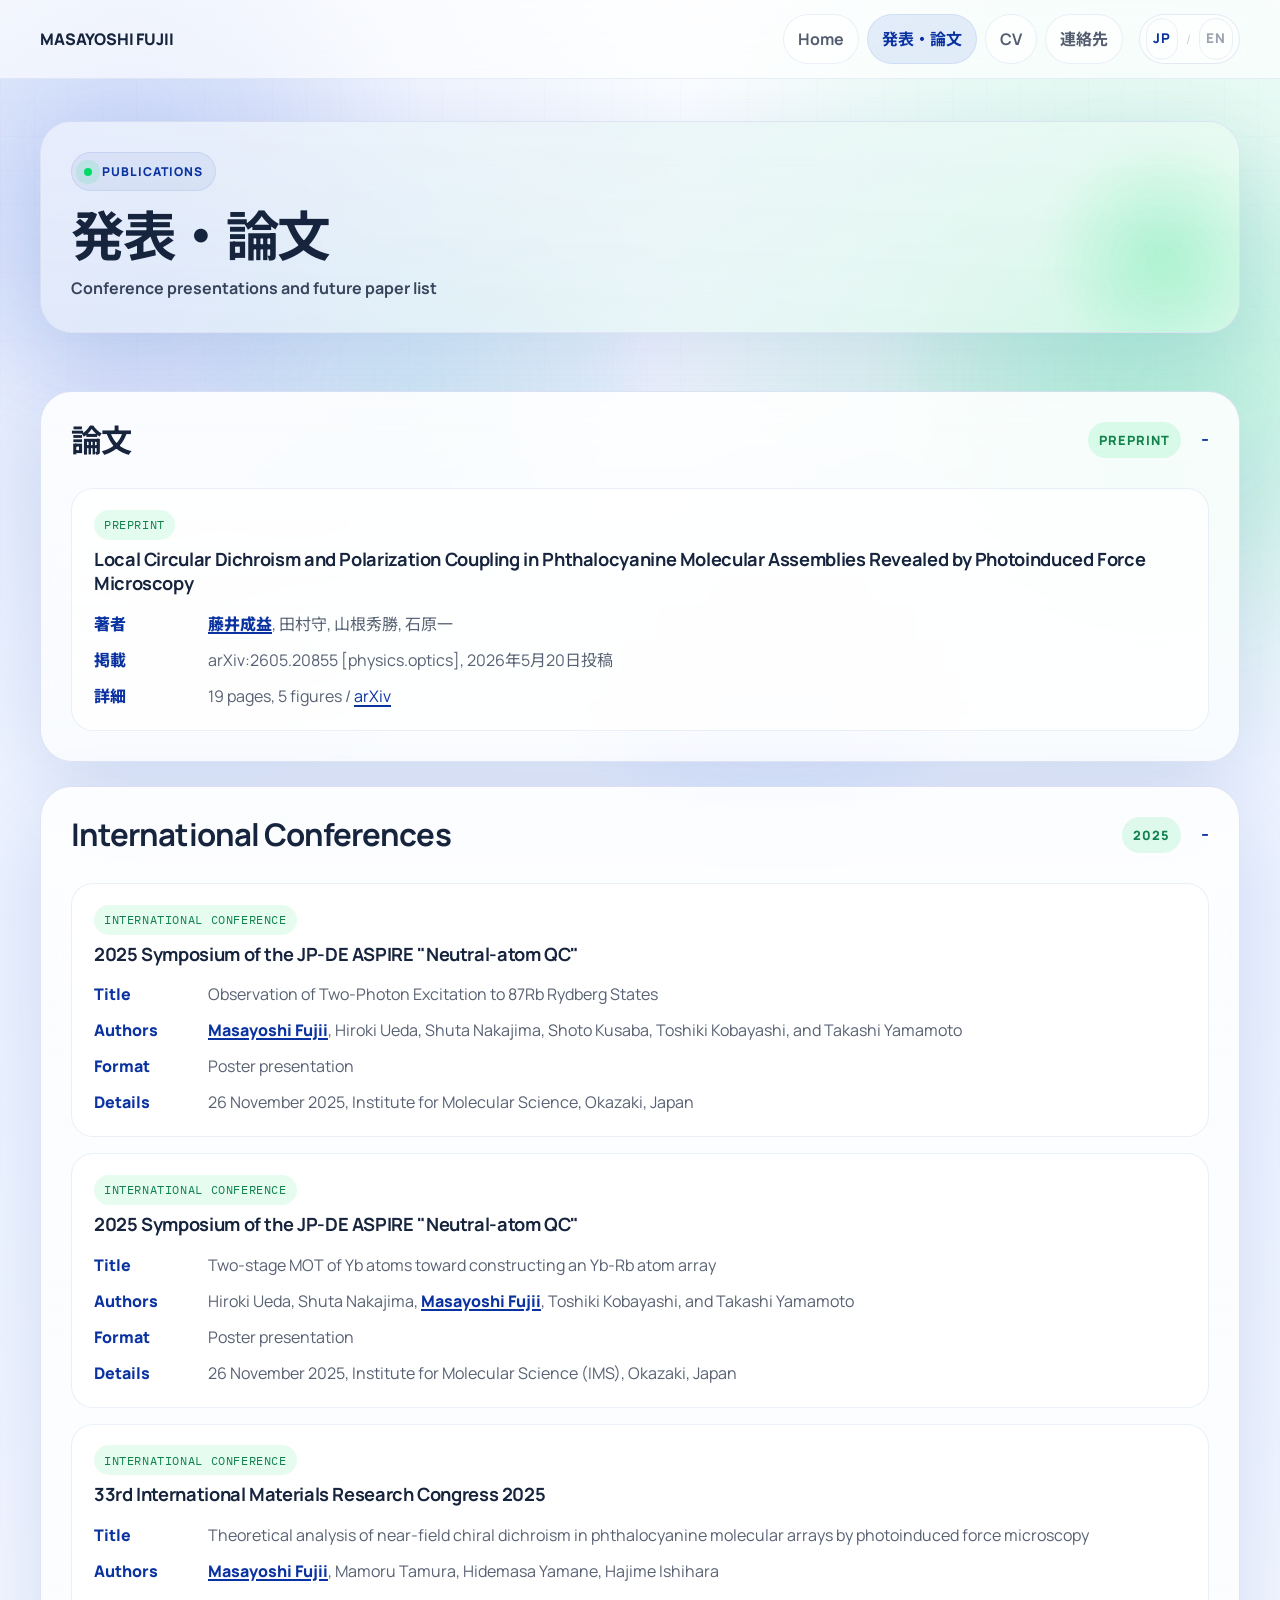
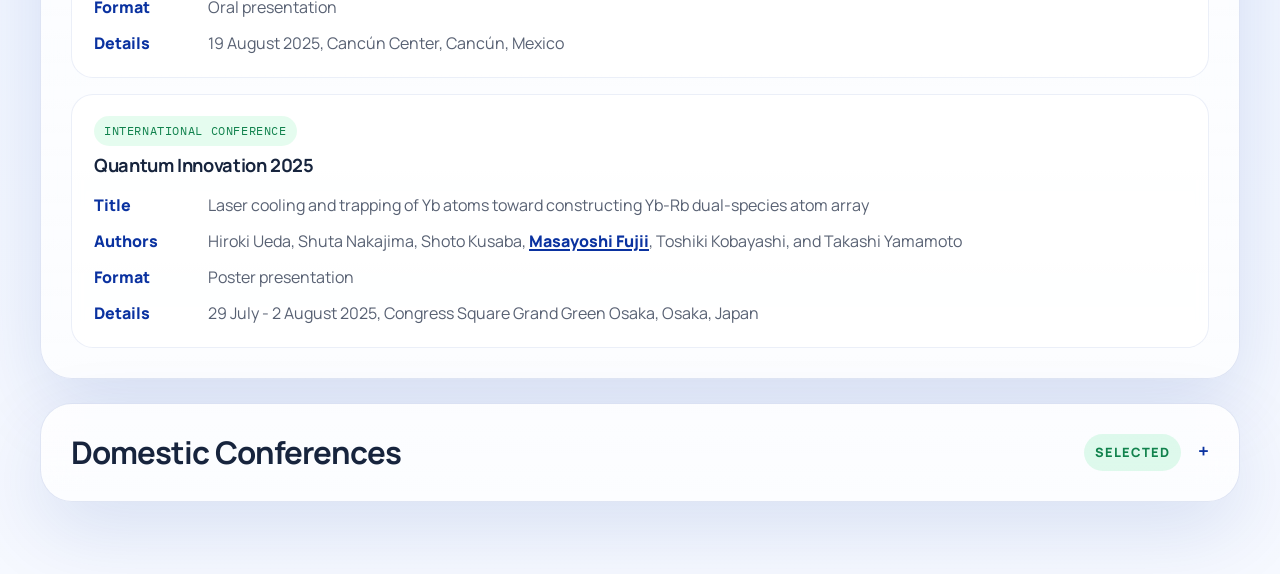
<file: publications.html>
<!DOCTYPE html>
<html lang="ja">
<head>
  <meta charset="UTF-8">
  <meta name="viewport" content="width=device-width, initial-scale=1.0">
  <title>藤井成益 | 発表・論文一覧</title>
  <meta name="description" content="藤井成益の発表・論文一覧。国際会議、国内会議、今後の論文や preprint を整理して掲載。">
  <link rel="stylesheet" href="./sample-theme.css">
</head>
<body>
  <div class="bg-grid"></div><div class="bg-noise"></div><div class="bg-orbit"></div>
  <div class="topbar"><div class="wrap topbar-inner">
    <a class="brand" href="./index.html">MASAYOSHI FUJII</a>
    <nav class="nav">
      <a href="./index.html">Home</a>
      <a class="active" href="./publications.html">発表・論文</a>
      <a href="./cv.html">CV</a>
      <a href="./contact.html">連絡先</a>
      <div class="lang-toggle"><a class="current" href="./publications.html">JP</a><span>/</span><a href="./publications-en.html">EN</a></div>
    </nav>
  </div></div>
  <header class="hero wrap"><section class="glass hero-card"><div class="eyebrow">Publications</div><h1>発表・論文</h1><p class="subhead">Conference presentations and future paper list</p></section></header>
  <main class="wrap">
    <details class="glass section disclosure" open>
      <summary class="section-inner disclosure-summary"><div class="section-head"><h2>論文</h2><span class="tag">Preprint</span></div></summary>
      <div class="section-inner disclosure-body">
        <div class="publication-list">
          <article class="publication-card"><div class="pub-meta">Preprint</div><h3>Local Circular Dichroism and Polarization Coupling in Phthalocyanine Molecular Assemblies Revealed by Photoinduced Force Microscopy</h3><dl class="publication-grid"><dt>著者</dt><dd><span class="author-self">藤井成益</span>, 田村守, 山根秀勝, 石原一</dd><dt>掲載</dt><dd>arXiv:2605.20855 [physics.optics], 2026年5月20日投稿</dd><dt>詳細</dt><dd>19 pages, 5 figures / <a href="https://arxiv.org/abs/2605.20855" target="_blank" rel="noopener">arXiv</a></dd></dl></article>
        </div>
      </div>
    </details>
    <details class="glass section disclosure" open>
      <summary class="section-inner disclosure-summary"><div class="section-head"><h2>International Conferences</h2><span class="tag">2025</span></div></summary>
      <div class="section-inner disclosure-body">
        <div class="publication-list">
          <article class="publication-card"><div class="pub-meta">International Conference</div><h3>2025 Symposium of the JP-DE ASPIRE "Neutral-atom QC"</h3><dl class="publication-grid"><dt>Title</dt><dd>Observation of Two-Photon Excitation to 87Rb Rydberg States</dd><dt>Authors</dt><dd><span class="author-self">Masayoshi Fujii</span>, Hiroki Ueda, Shuta Nakajima, Shoto Kusaba, Toshiki Kobayashi, and Takashi Yamamoto</dd><dt>Format</dt><dd>Poster presentation</dd><dt>Details</dt><dd>26 November 2025, Institute for Molecular Science, Okazaki, Japan</dd></dl></article>
          <article class="publication-card"><div class="pub-meta">International Conference</div><h3>2025 Symposium of the JP-DE ASPIRE "Neutral-atom QC"</h3><dl class="publication-grid"><dt>Title</dt><dd>Two-stage MOT of Yb atoms toward constructing an Yb-Rb atom array</dd><dt>Authors</dt><dd>Hiroki Ueda, Shuta Nakajima, <span class="author-self">Masayoshi Fujii</span>, Toshiki Kobayashi, and Takashi Yamamoto</dd><dt>Format</dt><dd>Poster presentation</dd><dt>Details</dt><dd>26 November 2025, Institute for Molecular Science (IMS), Okazaki, Japan</dd></dl></article>
          <article class="publication-card"><div class="pub-meta">International Conference</div><h3>33rd International Materials Research Congress 2025</h3><dl class="publication-grid"><dt>Title</dt><dd>Theoretical analysis of near-field chiral dichroism in phthalocyanine molecular arrays by photoinduced force microscopy</dd><dt>Authors</dt><dd><span class="author-self">Masayoshi Fujii</span>, Mamoru Tamura, Hidemasa Yamane, Hajime Ishihara</dd><dt>Format</dt><dd>Oral presentation</dd><dt>Details</dt><dd>19 August 2025, Cancún Center, Cancún, Mexico</dd></dl></article>
          <article class="publication-card"><div class="pub-meta">International Conference</div><h3>Quantum Innovation 2025</h3><dl class="publication-grid"><dt>Title</dt><dd>Laser cooling and trapping of Yb atoms toward constructing Yb-Rb dual-species atom array</dd><dt>Authors</dt><dd>Hiroki Ueda, Shuta Nakajima, Shoto Kusaba, <span class="author-self">Masayoshi Fujii</span>, Toshiki Kobayashi, and Takashi Yamamoto</dd><dt>Format</dt><dd>Poster presentation</dd><dt>Details</dt><dd>29 July - 2 August 2025, Congress Square Grand Green Osaka, Osaka, Japan</dd></dl></article>
        </div>
      </div>
    </details>
    <details class="glass section disclosure">
      <summary class="section-inner disclosure-summary"><div class="section-head"><h2>Domestic Conferences</h2><span class="tag">Selected</span></div></summary>
      <div class="section-inner disclosure-body">
        <div class="publication-list">
          <article class="publication-card"><div class="pub-meta">Domestic Conference</div><h3>QIH・Q-LEAPサマースクール2025</h3><dl class="publication-grid"><dt>題目</dt><dd>誤り耐性量子コンピュータにむけたYb-Rb二種原子アレイの開発</dd><dt>著者</dt><dd><span class="author-self">藤井成益</span>, 植田大貴, 中島秀太, 草場将人, 小林俊輝, 山本俊</dd><dt>形式</dt><dd>ポスター発表</dd><dt>その他</dt><dd>2025年9月1日発表, OISTシーサイドハウス</dd></dl></article>
          <article class="publication-card"><div class="pub-meta">Domestic Conference</div><h3>第72回応用物理学会 春季講演会</h3><dl class="publication-grid"><dt>題目</dt><dd>直線状に配列したフタロシアニン分子の光誘起力顕微鏡像の理論解析</dd><dt>著者</dt><dd><span class="author-self">藤井成益</span>, 田村守, 山根秀勝, 石原一</dd><dt>形式</dt><dd>口頭講演 14p-K506-14</dd><dt>その他</dt><dd>2025年3月14日, 東京理科大学 野田キャンパス & オンライン</dd></dl></article>
        </div>
      </div>
    </details>
  </main>
  <script src="./sample-motion.js"></script>
</body>
</html>
</file>
<file: sample-theme.css>
@import url("https://fonts.googleapis.com/css2?family=Manrope:wght@400;500;600;700;800&family=Noto+Sans+JP:wght@400;500;700;800&family=IBM+Plex+Mono:wght@500&display=swap");

:root {
  --bg-1: #f6f9ff;
  --bg-2: #ebf2ff;
  --bg-3: #dfeaff;
  --ink: #17243d;
  --muted: rgba(23, 36, 61, 0.72);
  --line: rgba(10, 50, 160, 0.12);
  --surface: rgba(255, 255, 255, 0.7);
  --surface-strong: rgba(255, 255, 255, 0.88);
  --cyan: #4c75e7;
  --mint: #00db67;
  --blue: #0a32a0;
  --sky: #3569ea;
  --shadow: 0 28px 80px rgba(10, 50, 160, 0.12);
  --max: 1200px;
  --radius-xl: 32px;
  --radius-lg: 24px;
  --radius-md: 18px;
}

* {
  box-sizing: border-box;
}

html {
  scroll-behavior: smooth;
}

body {
  margin: 0;
  min-height: 100vh;
  color: var(--ink);
  font-family: "Manrope", "Noto Sans JP", "Avenir Next", "Hiragino Sans", "Yu Gothic", sans-serif;
  line-height: 1.75;
  background:
    radial-gradient(circle at 14% 12%, rgba(76, 117, 231, 0.16), transparent 24%),
    radial-gradient(circle at 88% 14%, rgba(0, 219, 103, 0.16), transparent 22%),
    linear-gradient(180deg, #fbfdff 0%, var(--bg-2) 42%, var(--bg-1) 100%);
  overflow-x: hidden;
}

body::before,
body::after {
  content: "";
  position: fixed;
  width: 38vw;
  height: 38vw;
  border-radius: 50%;
  filter: blur(48px);
  opacity: 0.24;
  z-index: -3;
  pointer-events: none;
  animation: floatBlob 20s ease-in-out infinite alternate;
}

body::before {
  left: -10vw;
  top: -8vw;
  background: radial-gradient(circle, rgba(76, 117, 231, 0.7), rgba(76, 117, 231, 0));
}

body::after {
  right: -10vw;
  top: 16vh;
  background: radial-gradient(circle, rgba(0, 219, 103, 0.48), rgba(0, 219, 103, 0));
  animation-duration: 26s;
}

.bg-grid,
.bg-noise,
.bg-orbit {
  position: fixed;
  inset: 0;
  pointer-events: none;
}

.bg-grid {
  z-index: -2;
  background:
    linear-gradient(rgba(10, 50, 160, 0.05) 1px, transparent 1px),
    linear-gradient(90deg, rgba(10, 50, 160, 0.05) 1px, transparent 1px);
  background-size: 34px 34px;
  mask-image: linear-gradient(180deg, rgba(0, 0, 0, 0.6), transparent 82%);
  opacity: 0.55;
  animation: breathe 12s ease-in-out infinite;
}

.bg-noise {
  z-index: -1;
  background-image: radial-gradient(rgba(10, 50, 160, 0.16) 0.6px, transparent 0.6px);
  background-size: 12px 12px;
  opacity: 0.08;
}

.bg-orbit {
  z-index: -2;
  overflow: hidden;
}

.orb {
  position: absolute;
  width: 26rem;
  height: 26rem;
  border-radius: 50%;
  filter: blur(18px);
  opacity: 0.14;
  background: radial-gradient(circle, rgba(0, 219, 103, 0.75), rgba(0, 219, 103, 0));
  transform: translate3d(var(--x, 0), var(--y, 0), 0);
  transition: transform 0.2s linear;
}

a {
  color: var(--blue);
  text-decoration-thickness: 1.5px;
  text-underline-offset: 0.18em;
}

a:hover {
  color: #0f46d8;
}

h1,
h2,
h3,
.brand,
.nav a,
.eyebrow,
.tag,
.button,
.pill-link {
  font-family: "Manrope", "Noto Sans JP", sans-serif;
}

.wrap {
  width: min(var(--max), calc(100% - 36px));
  margin: 0 auto;
}

.topbar {
  position: sticky;
  top: 0;
  z-index: 50;
  border-bottom: 1px solid rgba(10, 50, 160, 0.08);
  backdrop-filter: blur(18px);
  background: rgba(255, 255, 255, 0.62);
}

.topbar-inner {
  display: flex;
  align-items: center;
  justify-content: space-between;
  gap: 16px;
  padding: 14px 0;
}

.brand {
  color: var(--ink);
  text-decoration: none;
  font-weight: 800;
  letter-spacing: -0.01em;
  white-space: nowrap;
}

.nav {
  display: flex;
  flex-wrap: wrap;
  justify-content: flex-end;
  gap: 8px;
}

.nav a {
  padding: 10px 14px;
  border-radius: 999px;
  color: rgba(23, 36, 61, 0.74);
  text-decoration: none;
  background: rgba(255, 255, 255, 0.65);
  border: 1px solid rgba(10, 50, 160, 0.08);
  transition: 0.2s ease;
  font-weight: 700;
  letter-spacing: 0;
}

.nav a:hover,
.nav a.active {
  color: var(--blue);
  background: rgba(125, 154, 233, 0.18);
}

.lang-toggle {
  display: inline-flex;
  align-items: center;
  gap: 8px;
  margin-left: 8px;
  padding: 0 6px;
  border-radius: 999px;
  border: 1px solid rgba(10, 50, 160, 0.1);
  background: rgba(255, 255, 255, 0.72);
}

.lang-toggle a {
  padding: 8px 6px;
  background: transparent;
  color: rgba(23, 36, 61, 0.42);
  font-size: 0.84rem;
  font-weight: 800;
  letter-spacing: 0.08em;
  text-transform: uppercase;
}

.lang-toggle a:hover {
  color: rgba(23, 36, 61, 0.82);
  background: transparent;
}

.lang-toggle a.current {
  color: var(--blue);
}

.lang-toggle span {
  color: rgba(23, 36, 61, 0.22);
  font-size: 0.8rem;
}

.hero {
  padding: 42px 0 34px;
}

.hero-grid {
  display: grid;
  grid-template-columns: 1.15fr 0.85fr;
  gap: 24px;
  align-items: stretch;
}

.glass {
  border: 1px solid var(--line);
  border-radius: var(--radius-xl);
  background: linear-gradient(180deg, rgba(255, 255, 255, 0.88), rgba(255, 255, 255, 0.68));
  backdrop-filter: blur(18px);
  box-shadow: var(--shadow);
}

.hero-card,
.aside-card,
.section-inner {
  padding: 30px;
}

.profile-hero-card {
  padding: 34px;
}

.aside-card {
  height: 100%;
}

.hero-card {
  position: relative;
  overflow: hidden;
  isolation: isolate;
}

.hero-card::before {
  content: "";
  position: absolute;
  inset: 0;
  background: linear-gradient(120deg, rgba(76, 117, 231, 0.1), rgba(0, 219, 103, 0.08));
  z-index: -2;
}

.hero-card::after {
  content: "";
  position: absolute;
  right: -44px;
  bottom: -44px;
  width: 240px;
  height: 240px;
  border-radius: 50%;
  background: radial-gradient(circle, rgba(0, 219, 103, 0.22), transparent 70%);
  filter: blur(10px);
  animation: floatBlob 18s ease-in-out infinite alternate;
  z-index: -1;
}

.eyebrow {
  display: inline-flex;
  align-items: center;
  gap: 10px;
  padding: 8px 12px;
  border-radius: 999px;
  background: rgba(10, 50, 160, 0.06);
  border: 1px solid rgba(10, 50, 160, 0.08);
  color: var(--blue);
  font-size: 0.76rem;
  font-weight: 800;
  letter-spacing: 0.08em;
  text-transform: uppercase;
}

.eyebrow::before {
  content: "";
  width: 8px;
  height: 8px;
  border-radius: 50%;
  background: var(--mint);
  box-shadow: 0 0 0 8px rgba(0, 219, 103, 0.12);
}

h1 {
  margin: 18px 0 10px;
  max-width: 16ch;
  font-size: clamp(1.9rem, 4.2vw, 3.4rem);
  line-height: 1.02;
  letter-spacing: -0.045em;
  text-wrap: balance;
}

.nowrap-title {
  max-width: none;
  white-space: nowrap;
  text-wrap: nowrap;
}

.english-hero-title {
  max-width: none;
  font-size: clamp(1.72rem, 3.45vw, 2.82rem);
  line-height: 1.06;
  letter-spacing: -0.04em;
  text-wrap: balance;
}

@media (max-width: 720px) {
  .nowrap-title {
    white-space: normal;
    text-wrap: balance;
  }

  .english-hero-title {
    font-size: clamp(1.56rem, 7vw, 2.2rem);
  }
}

.subhead {
  margin: 0;
  color: rgba(23, 36, 61, 0.84);
  font-size: 1rem;
  font-weight: 700;
}

.hero-text {
  margin: 18px 0 0;
  max-width: 48rem;
  color: var(--muted);
  font-size: 1rem;
}

.hero-note {
  margin: 10px 0 0;
  color: var(--muted);
  font-weight: 700;
  font-size: 0.96rem;
}

.hero-keywords {
  margin: 14px 0 0;
  padding-left: 1.2rem;
  color: var(--muted);
}

.hero-keywords li {
  margin-bottom: 6px;
}

.hero-keywords strong {
  color: var(--ink);
}

.profile-hero {
  align-items: stretch;
  grid-template-columns: minmax(0, 1.15fr) minmax(260px, 0.72fr);
}

.profile-photo-card {
  display: flex;
  flex-direction: column;
  justify-content: center;
}

.profile-photo-frame {
  overflow: hidden;
  min-height: 100%;
  border-radius: 24px;
  border: 1px solid rgba(10, 50, 160, 0.08);
  background:
    radial-gradient(circle at 20% 18%, rgba(76, 117, 231, 0.22), transparent 24%),
    radial-gradient(circle at 82% 20%, rgba(0, 219, 103, 0.22), transparent 24%),
    linear-gradient(135deg, rgba(10, 50, 160, 0.08), rgba(0, 219, 103, 0.08));
}

.profile-photo-frame img {
  display: block;
  width: 100%;
  height: 100%;
  min-height: 360px;
  object-fit: cover;
  object-position: center;
}

.hero-actions,
.link-pills {
  display: flex;
  flex-wrap: wrap;
  gap: 10px;
  margin-top: 24px;
}

.button,
.pill-link {
  display: inline-flex;
  align-items: center;
  justify-content: center;
  min-height: 44px;
  padding: 0 16px;
  border-radius: 999px;
  color: var(--blue);
  text-decoration: none;
  border: 1px solid rgba(10, 50, 160, 0.1);
  background: rgba(255, 255, 255, 0.84);
  font-weight: 800;
  letter-spacing: 0.01em;
}

.icon-button {
  display: inline-flex;
  align-items: center;
  justify-content: center;
  gap: 8px;
  height: 44px;
  padding: 0 14px;
  border-radius: 999px;
  border: 1px solid rgba(10, 50, 160, 0.1);
  background: rgba(255, 255, 255, 0.84);
  color: var(--blue);
  text-decoration: none;
  font-weight: 800;
}

.icon-button svg {
  width: 18px;
  height: 18px;
  fill: currentColor;
}

.linkedin-badge {
  display: inline-grid;
  place-items: center;
  width: 20px;
  height: 20px;
  border-radius: 5px;
  background: #0a66c2;
  color: #fff;
  font-size: 0.78rem;
  font-weight: 800;
  line-height: 1;
  font-family: "Manrope", "Noto Sans JP", sans-serif;
}

.button.primary {
  color: #fff;
  border-color: transparent;
  background: linear-gradient(90deg, #0a32a0, #00db67);
  box-shadow: 0 16px 34px rgba(10, 50, 160, 0.18);
}

.stats,
.mini-grid,
.cards-3,
.cards-2 {
  display: grid;
  gap: 14px;
}

.stats {
  grid-template-columns: 1fr 1fr;
}

.cards-3 {
  grid-template-columns: repeat(3, 1fr);
}

.cards-2 {
  grid-template-columns: repeat(2, 1fr);
}

.stat,
.mini-card,
.content-card {
  padding: 16px 18px;
  border-radius: var(--radius-md);
  background: rgba(255, 255, 255, 0.72);
  border: 1px solid rgba(10, 50, 160, 0.08);
}

.stat strong {
  display: block;
  font-size: 1.58rem;
  line-height: 1.05;
  color: var(--blue);
  letter-spacing: -0.03em;
}

.stat span,
.mini-card p,
.content-card p,
.content-card li,
.timeline-item span,
.note {
  color: var(--muted);
}

.publication-list {
  display: grid;
  gap: 16px;
}

.publication-card {
  padding: 20px 22px;
  border-radius: 22px;
  background: rgba(255, 255, 255, 0.76);
  border: 1px solid rgba(10, 50, 160, 0.08);
}

.publication-card h3 {
  margin: 8px 0 14px;
  font-size: 1.14rem;
  line-height: 1.3;
  letter-spacing: -0.02em;
}

.pub-meta {
  display: inline-flex;
  align-items: center;
  min-height: 30px;
  padding: 0 10px;
  border-radius: 999px;
  background: rgba(0, 219, 103, 0.1);
  color: #11824d;
  font-family: "IBM Plex Mono", monospace;
  font-size: 0.76rem;
  letter-spacing: 0.05em;
  text-transform: uppercase;
}

.publication-grid {
  margin: 0;
  display: grid;
  grid-template-columns: 100px 1fr;
  gap: 8px 14px;
}

.publication-grid dt {
  color: var(--blue);
  font-weight: 800;
}

.publication-grid dd {
  margin: 0;
  color: var(--muted);
}

.author-self {
  font-weight: 800;
  color: var(--blue);
  text-decoration: underline;
  text-decoration-thickness: 2px;
  text-underline-offset: 0.14em;
}

main {
  padding-bottom: 72px;
}

.section {
  margin-top: 24px;
}

.section-head {
  display: flex;
  align-items: center;
  justify-content: space-between;
  gap: 16px;
  margin-bottom: 18px;
}

.section-head h2 {
  margin: 0;
  font-size: clamp(1.35rem, 2.6vw, 1.95rem);
  line-height: 1;
  letter-spacing: -0.03em;
}

.tag {
  padding: 7px 11px;
  border-radius: 999px;
  background: rgba(0, 219, 103, 0.12);
  color: #11824d;
  font-size: 0.8rem;
  font-weight: 800;
  letter-spacing: 0.08em;
  text-transform: uppercase;
}

.disclosure {
  overflow: hidden;
}

.disclosure-summary {
  display: block;
  cursor: pointer;
  list-style: none;
}

.disclosure-summary::-webkit-details-marker {
  display: none;
}

.disclosure-summary .section-head {
  position: relative;
  margin-bottom: 0;
  padding-right: 28px;
}

.disclosure-summary .section-head::after {
  content: "+";
  position: absolute;
  right: 0;
  top: 50%;
  transform: translateY(-50%);
  color: var(--blue);
  font-size: 1.2rem;
  font-weight: 700;
}

.disclosure[open] .disclosure-summary .section-head::after {
  content: "-";
}

.disclosure-body {
  padding-top: 0;
}

.timeline {
  display: grid;
  gap: 14px;
}

.timeline-item {
  position: relative;
  padding: 18px 18px 18px 66px;
  border-radius: 20px;
  border: 1px solid rgba(10, 50, 160, 0.08);
  background: rgba(255, 255, 255, 0.74);
}

.timeline-item::before {
  content: "";
  position: absolute;
  left: 24px;
  top: 24px;
  width: 12px;
  height: 12px;
  border-radius: 50%;
  background: linear-gradient(135deg, var(--cyan), var(--mint));
  box-shadow: 0 0 0 8px rgba(76, 117, 231, 0.08);
}

.timeline-item strong {
  display: block;
  color: var(--ink);
  margin-bottom: 4px;
  font-weight: 800;
  letter-spacing: -0.02em;
}

.split {
  display: grid;
  grid-template-columns: 0.9fr 1.1fr;
  gap: 24px;
}

.list {
  margin: 0;
  padding-left: 20px;
}

.list li {
  margin-bottom: 12px;
}

.list-plain {
  list-style: none;
  margin: 0;
  padding: 0;
  display: grid;
  gap: 12px;
}

.list-plain li {
  padding: 14px 16px;
  border-radius: 16px;
  border: 1px solid rgba(10, 50, 160, 0.08);
  background: rgba(255, 255, 255, 0.74);
}

.member-row {
  display: grid;
  grid-template-columns: 92px 1fr;
  gap: 14px;
}

.member-row strong {
  color: var(--blue);
}

.image-frame img {
  width: 100%;
  display: block;
  border-radius: 20px;
}

.footer-note {
  margin-top: 16px;
  color: var(--muted);
  font-size: 0.94rem;
}

.meta-kicker {
  display: inline-block;
  margin-bottom: 10px;
  color: var(--mint);
  font-family: "IBM Plex Mono", monospace;
  font-size: 0.8rem;
  letter-spacing: 0.08em;
  text-transform: uppercase;
}

@keyframes floatBlob {
  from {
    transform: translate3d(0, 0, 0) scale(1);
  }
  to {
    transform: translate3d(4vw, 3vh, 0) scale(1.08);
  }
}

@keyframes breathe {
  0%, 100% {
    opacity: 0.38;
  }
  50% {
    opacity: 0.6;
  }
}

@media (max-width: 980px) {
  .hero-grid,
  .split,
  .cards-3,
  .cards-2 {
    grid-template-columns: 1fr;
  }
}

@media (max-width: 720px) {
  .wrap {
    width: min(var(--max), calc(100% - 20px));
  }

  .topbar-inner {
    display: block;
  }

  .brand {
    display: block;
    margin-bottom: 12px;
  }

  .nav {
    justify-content: flex-start;
  }

  .hero-card,
  .aside-card,
  .section-inner {
    padding: 22px 16px;
  }

  .stats {
    grid-template-columns: 1fr;
  }

  .timeline-item {
    padding-left: 54px;
  }

  .timeline-item::before {
    left: 18px;
  }

  .member-row {
    grid-template-columns: 1fr;
    gap: 6px;
  }

  .publication-grid {
    grid-template-columns: 1fr;
    gap: 4px;
  }
}
</file>
